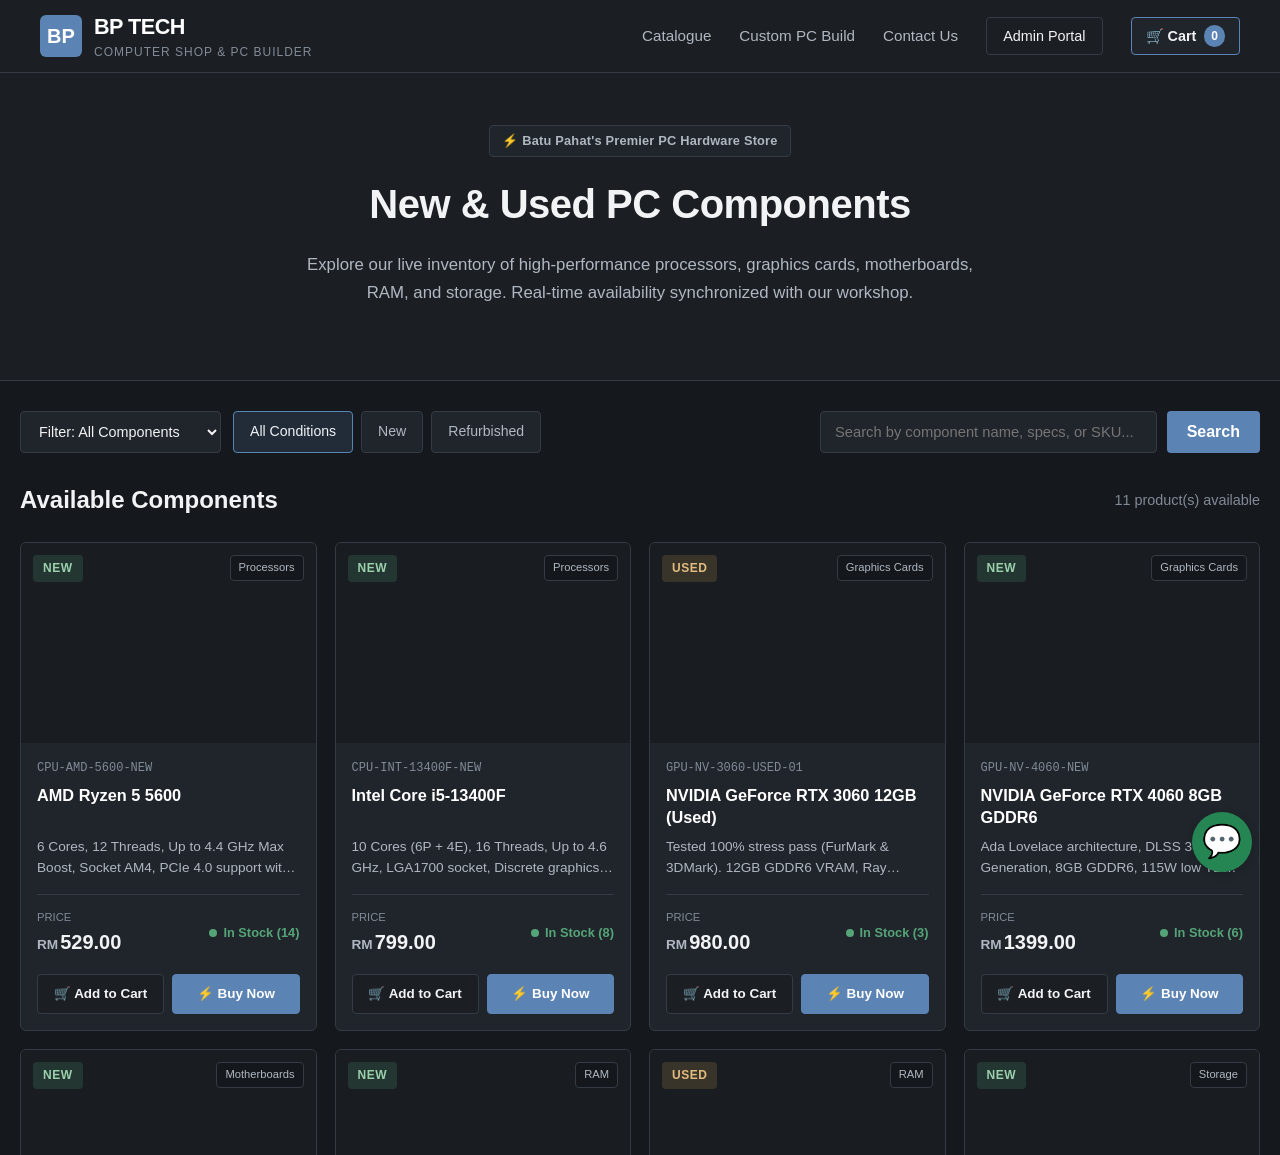
<file: index.html>
<!DOCTYPE html>
<html lang="en">
<head>
    <meta charset="UTF-8">
    <meta http-equiv="refresh" content="0; url=frontend/index.html">
    <title>BP Tech Inventory Management System</title>
</head>
<body style="font-family: sans-serif; background: #0a0f1d; color: #fff; display: flex; align-items: center; justify-content: center; height: 100vh; margin: 0;">
    <div style="text-align: center;">
        <h2 style="color: #06b6d4;">Redirecting to BP Tech Product Catalogue...</h2>
        <p>If you are not redirected automatically, <a href="frontend/index.html" style="color: #3b82f6;">click here to enter the store</a>.</p>
    </div>
</body>
</html>
</file>
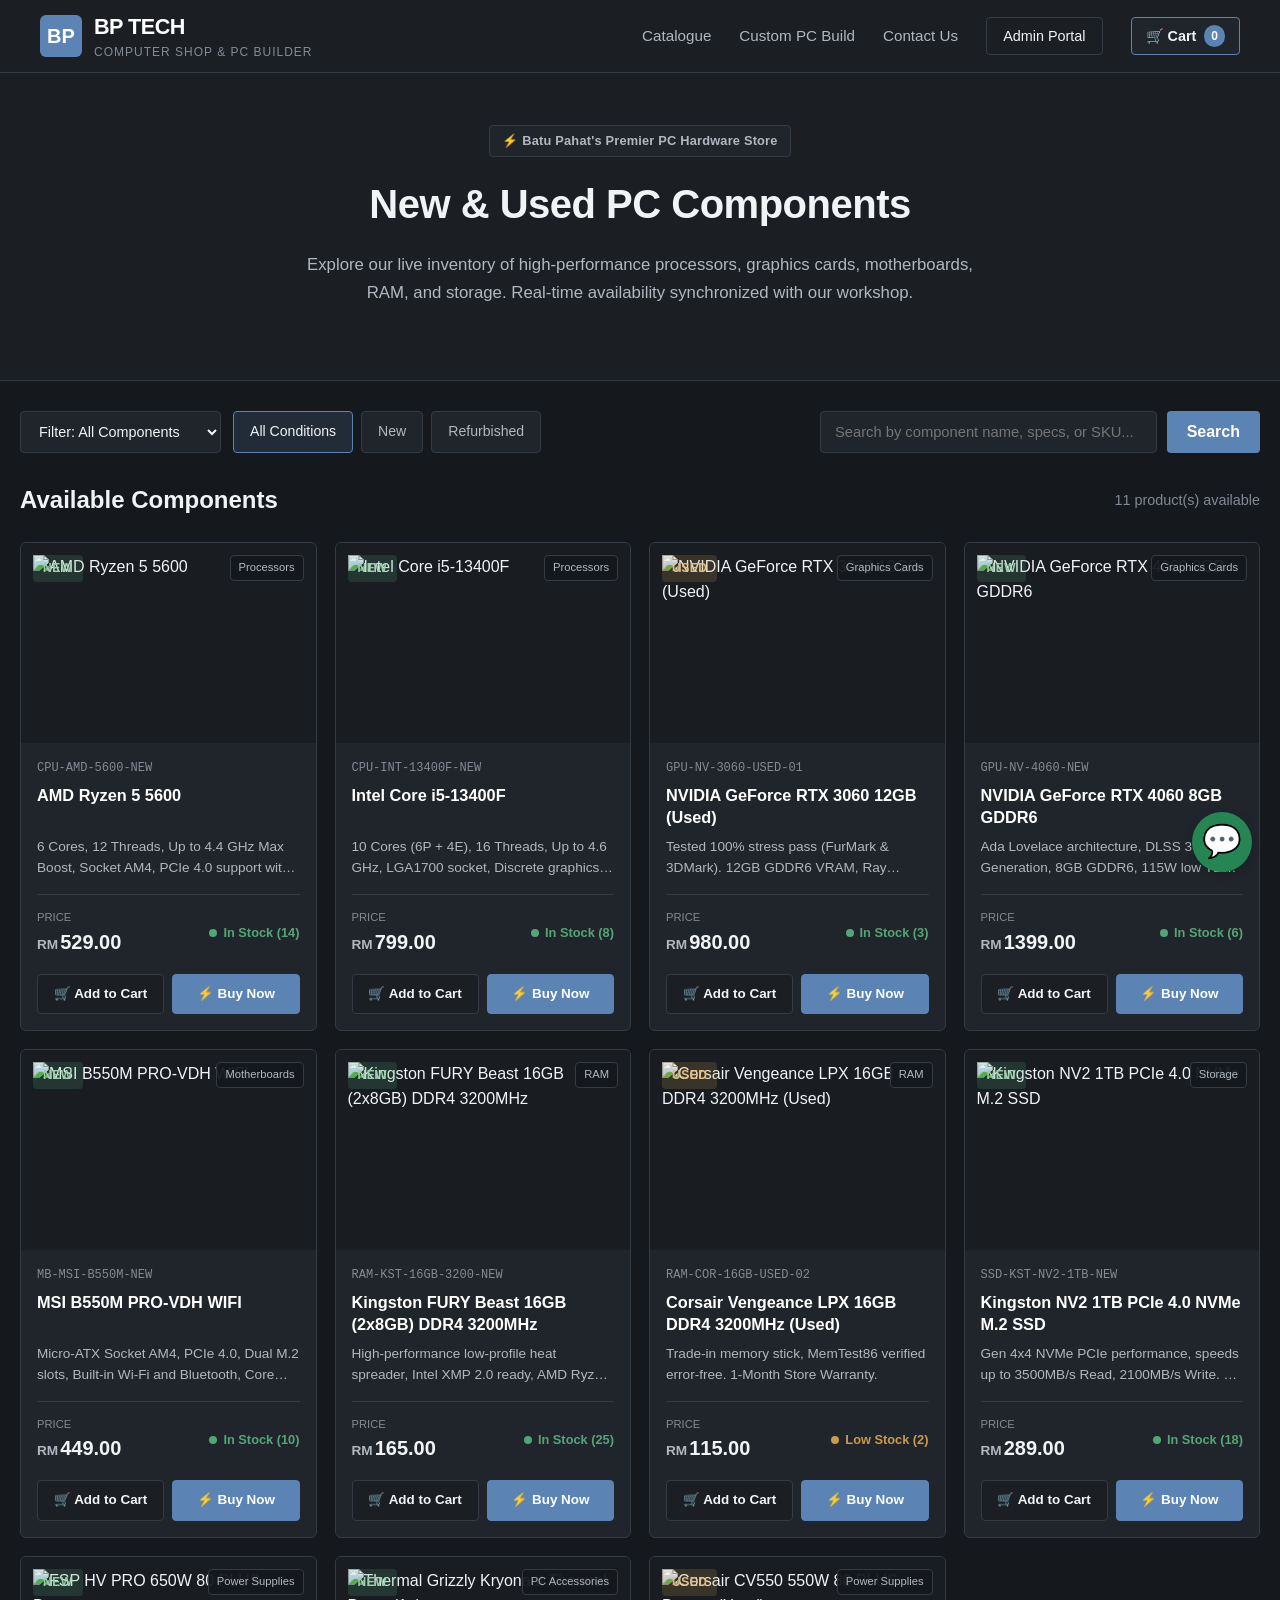
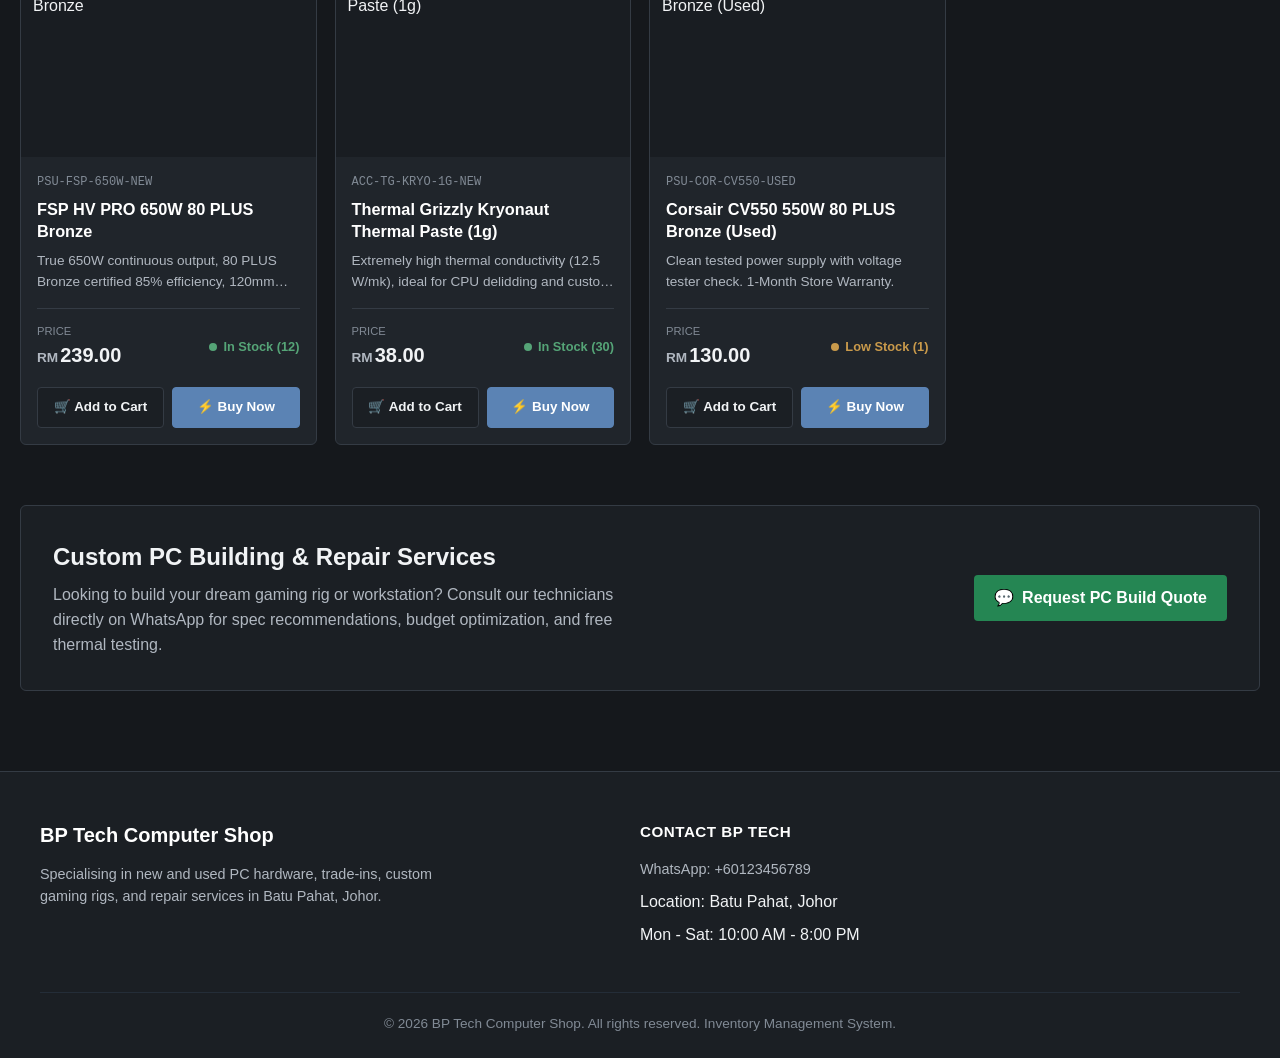
<file: frontend/index.html>
<!DOCTYPE html>
<html lang="en">

<head>
    <meta charset="UTF-8">
    <meta name="viewport" content="width=device-width, initial-scale=1.0">
    <title>BP Tech | PC Components & Custom PC Catalogue</title>
    <link rel="stylesheet" href="css/styles.css">
    <link rel="stylesheet" href="css/responsive.css">
</head>

<body>
    <!-- Top Navigation Header -->
    <header class="header">
        <div class="container nav-container">
            <a href="index.html" class="brand">
                <div class="brand-logo">BP</div>
                <div class="brand-text">
                    <h1>BP TECH</h1>
                    <span>Computer Shop & PC Builder</span>
                </div>
            </a>
            <nav>
                <ul class="nav-links">
                    <li><a href="#catalogue" class="nav-link">Catalogue</a></li>
                    <li><a href="#custom-pc" class="nav-link">Custom PC Build</a></li>
                    <li><a href="#contact" class="nav-link">Contact Us</a></li>
                    <li><a href="admin-login.html" class="btn-admin">Admin Portal</a></li>
                    <li>
                        <button type="button" class="btn-cart-nav" id="cartNavBtn" onclick="toggleCartDrawer()">
                            🛒 Cart <span class="cart-badge" id="cartCountBadge">0</span>
                        </button>
                    </li>
                </ul>
            </nav>
        </div>
    </header>

    <!-- Hero Section -->
    <section class="hero">
        <div class="container">
            <span class="hero-badge">⚡ Batu Pahat's Premier PC Hardware Store</span>
            <h2 class="hero-title">New & Used PC Components</h2>
            <p class="hero-subtitle">
                Explore our live inventory of high-performance processors, graphics cards, motherboards, RAM, and
                storage. Real-time availability synchronized with our workshop.
            </p>
        </div>
    </section>

    <!-- Main Content / Controls Section -->
    <main class="container controls-section" id="catalogue">
        
        <!-- Unified Single-Line Toolbar: Left (Filter + Conditions) | Right (Search) -->
        <div class="controls-toolbar">
            <!-- Left Side: Component Dropdown + Condition Toggles -->
            <div class="filters-left">
                <div class="component-dropdown-wrap">
                    <select id="componentDropdown" class="form-select custom-dropdown">
                        <option value="">Filter: All Components</option>
                        <option value="CPU">CPU (Processor)</option>
                        <option value="GPU">GPU (Graphics Card)</option>
                        <option value="MOBO">MOBO (Motherboard)</option>
                        <option value="RAM">RAM (Memory)</option>
                        <option value="SSD">SSD (Solid State Drive)</option>
                        <option value="HDD">HDD (Hard Disk Drive)</option>
                        <option value="PSU">PSU (Power Supply)</option>
                        <option value="PC CASE">PC Case</option>
                        <option value="CPU COOLER">CPU Cooler</option>
                        <option value="CASING FAN">Casing Fan</option>
                        <option value="MONITOR">Monitor</option>
                        <option value="KEYBOARD">Keyboard</option>
                        <option value="MOUSE">Mouse</option>
                        <option value="HEADSET">Headset</option>
                        <option value="SPEAKER">Speaker</option>
                        <option value="CONTROLLER">Controller</option>
                    </select>
                </div>

                <div class="condition-toggles" id="conditionToggles">
                    <button class="condition-btn active" data-condition="">All Conditions</button>
                    <button class="condition-btn" data-condition="New">New</button>
                    <button class="condition-btn" data-condition="Used">Refurbished</button>
                </div>
            </div>

            <!-- Right Side: Search Input & Button -->
            <div class="search-bar-wrap">
                <input type="text" id="searchInput" class="search-input"
                    placeholder="Search by component name, specs, or SKU...">
                <button id="searchBtn" class="btn-search">Search</button>
            </div>
        </div>

        <!-- Catalogue Grid Header -->
        <div class="catalogue-header">
            <h3 class="catalogue-title" id="catalogueHeading">Available Components</h3>
            <span class="catalogue-count" id="productCount">Loading products...</span>
        </div>

        <!-- Product Cards Grid (THIS WAS MISSING!) -->
        <div class="products-grid" id="productsGrid">
            <!-- Dynamic Product Cards injected by js/catalogue.js -->
        </div>

        <!-- Custom PC Build Section -->
        <section class="custom-pc-section" id="custom-pc">
            <div class="custom-pc-content">
                <h3>Custom PC Building & Repair Services</h3>
                <p>
                    Looking to build your dream gaming rig or workstation? Consult our technicians directly on WhatsApp
                    for spec recommendations, budget optimization, and free thermal testing.
                </p>
            </div>
            <a href="https://wa.me/60123456789?text=Hi%20BP%20Tech,%20I%20want%20to%20request%20a%20quote%20for%20a%20Custom%20PC%20build"
                target="_blank" class="btn-whatsapp-hero">
                <span>💬</span> Request PC Build Quote
            </a>
        </section>
    </main>

    <!-- Floating WhatsApp Action Button -->
    <a href="https://wa.me/60123456789?text=Hi%20BP%20Tech,%20I%20am%20browsing%20your%20catalogue%20and%20have%20an%20enquiry"
        target="_blank" class="whatsapp-fab" id="floatingWhatsapp" title="Chat with BP Tech on WhatsApp">
        <span>💬</span>
    </a>

    <!-- Footer -->
    <footer class="footer" id="contact">
        <div class="container">
            <div class="footer-grid">
                <div class="footer-brand">
                    <h4>BP Tech Computer Shop</h4>
                    <p>
                        Specialising in new and used PC hardware, trade-ins, custom gaming rigs, and repair services in
                        Batu Pahat, Johor.
                    </p>
                </div>
                <div class="footer-links">
                    <h5>Contact BP Tech</h5>
                    <ul>
                        <li><a href="https://wa.me/60123456789" target="_blank" id="footerWhatsappLink">WhatsApp:
                                +601-2345-6789</a></li>
                        <li><span>Location: Batu Pahat, Johor</span></li>
                        <li><span>Mon - Sat: 10:00 AM - 8:00 PM</span></li>
                    </ul>
                </div>
            </div>
            <div class="footer-bottom">
                <p>&copy; 2026 BP Tech Computer Shop. All rights reserved. Inventory Management System.</p>
            </div>
        </div>
    </footer>

    <!-- Slide-Out Shopping Cart Drawer -->
    <div class="cart-overlay" id="cartOverlay" onclick="toggleCartDrawer()"></div>
    <aside class="cart-drawer" id="cartDrawer">
        <div class="cart-drawer-header">
            <h4>🛒 Your PC Hardware Cart</h4>
            <button type="button" class="cart-close-btn" onclick="toggleCartDrawer()">✕</button>
        </div>
        <div class="cart-drawer-body" id="cartItemsContainer">
            <!-- Cart items rendered dynamically by js/cart.js -->
        </div>
        <div class="cart-drawer-footer">
            <div class="cart-total-row">
                <span>Total Estimate:</span>
                <strong id="cartTotalPrice">RM 0.00</strong>
            </div>
            <div class="cart-actions">
                <button type="button" class="btn-clear-cart" onclick="clearCart()">Clear</button>
                <button type="button" class="btn-checkout-wa" onclick="checkoutCartWhatsApp()">
                    <span>💬</span> Buy / Checkout via WhatsApp
                </button>
            </div>
        </div>
    </aside>

    <!-- Scripts: [MEMBER 3: JavaScript and Frontend Integration Developer] -->
    <script src="js/config.js"></script>
    <script src="js/api.js"></script>
    <script src="js/whatsapp.js"></script>
    <script src="js/catalogue.js"></script>
    <script src="js/cart.js"></script>
</body>

</html>
</file>
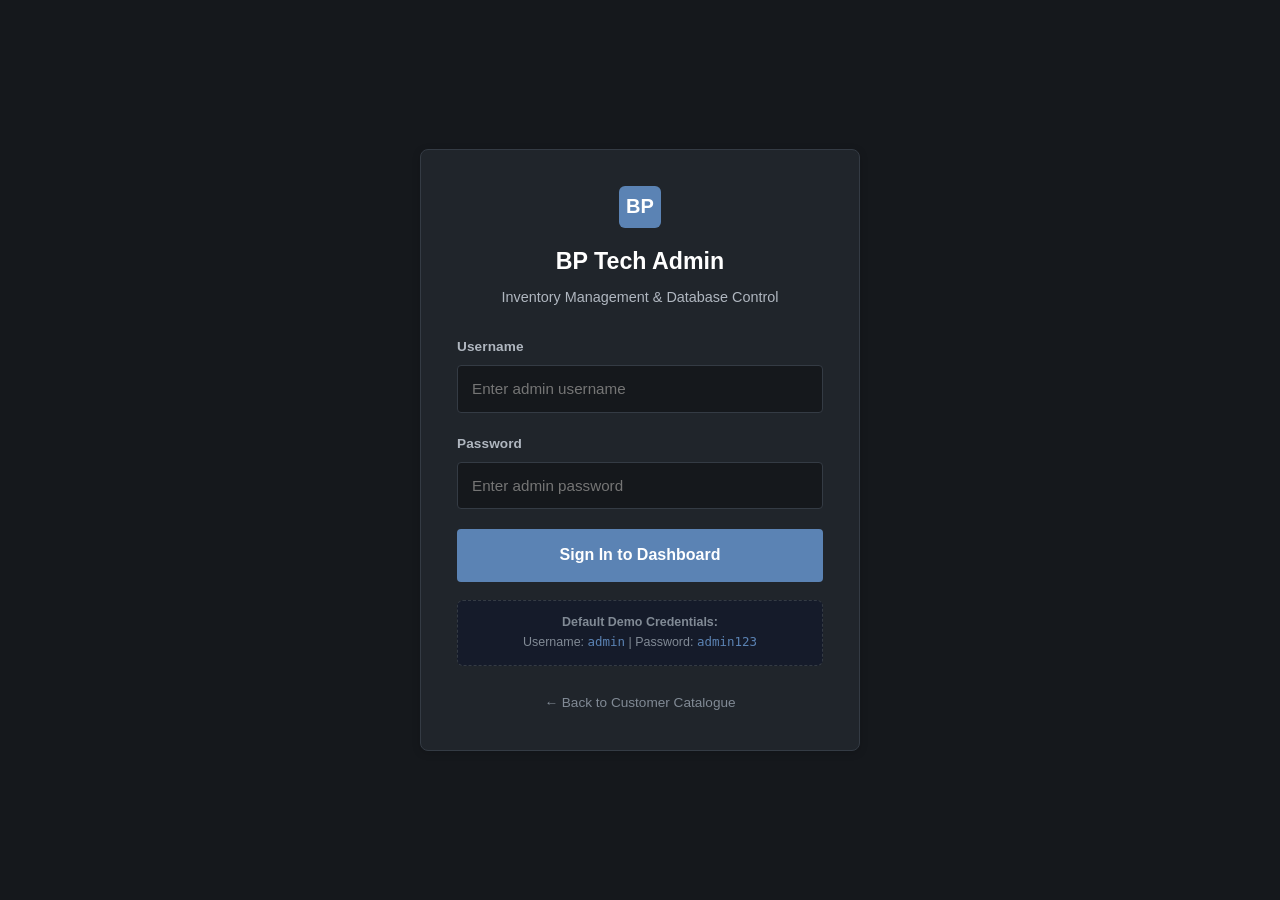
<file: frontend/admin-dashboard.html>
<!DOCTYPE html>
<html lang="en">
<head>
    <meta charset="UTF-8">
    <meta name="viewport" content="width=device-width, initial-scale=1.0">
    <title>BP Tech | Administrator Dashboard</title>
    <link rel="stylesheet" href="css/styles.css">
    <link rel="stylesheet" href="css/admin.css">
    <link rel="stylesheet" href="css/responsive.css">
</head>
<body>
    <!-- Admin Topbar -->
    <header class="admin-navbar">
        <div class="admin-nav-title">
            <div class="brand-logo" style="width: 32px; height: 32px; font-size: 0.95rem;">BP</div>
            <span>BP Tech Inventory Control</span>
            <span class="admin-nav-badge">Admin Mode</span>
        </div>
        <div class="admin-user-controls">
            <a href="index.html" class="nav-link" target="_blank">View Live Store ↗</a>
            <span style="color: var(--text-muted); font-size: 0.85rem;" id="adminUserGreeting">Logged in as: admin</span>
            <button id="logoutBtn" class="btn-logout">Sign Out</button>
        </div>
    </header>

    <!-- Main Container -->
    <main class="admin-container">
        <!-- Toast Notification Alert -->
        <div id="toastAlert" class="alert-toast"></div>

        <!-- Offline Demo Mode Banner -->
        <div id="demoModeBanner" style="display: none; background: rgba(6, 182, 212, 0.12); border: 1px solid var(--accent-cyan); border-radius: 8px; padding: 12px 18px; margin-bottom: 24px; color: var(--text-primary); font-size: 0.9rem; justify-content: space-between; align-items: center;">
            <div>
                ⚡ <strong>Offline Demo Mode Active:</strong> Operating purely in-browser without Python or PostgreSQL. Changes are saved to your browser's local storage.
            </div>
            <span style="background: var(--accent-cyan); color: #000; font-weight: 700; font-size: 0.75rem; padding: 2px 8px; border-radius: 4px; text-transform: uppercase;">Zero-Install Mode</span>
        </div>

        <!-- Metric Stat Cards -->
        <div class="stats-grid">
            <div class="stat-card">
                <span class="stat-title">Total Products</span>
                <span class="stat-number" id="statTotalProducts">0</span>
            </div>
            <div class="stat-card">
                <span class="stat-title">Units in Stock</span>
                <span class="stat-number" id="statTotalStock">0</span>
            </div>
            <div class="stat-card alert-card">
                <span class="stat-title">⚠️ Low Stock Alerts</span>
                <span class="stat-number" id="statLowStock">0</span>
            </div>
            <div class="stat-card">
                <span class="stat-title">Stock Movements Logged</span>
                <span class="stat-number" id="statMovements">0</span>
            </div>
        </div>

        <!-- Tabs Navigation -->
        <div class="tabs-header">
            <button class="tab-btn active" data-tab="tab-inventory">Inventory Management</button>
            <button class="tab-btn" data-tab="tab-movements">Stock Movement Audit Trail</button>
            <button class="tab-btn" data-tab="tab-lowstock">Low Stock Alerts</button>
        </div>

        <!-- TAB 1: Inventory Management -->
        <div id="tab-inventory" class="tab-pane active">
            <div class="table-card">
                <div class="table-toolbar">
                    <input type="text" id="adminSearchInput" class="table-search" placeholder="Search product or SKU...">
                    <button id="openAddProductModalBtn" class="btn-primary" style="padding: 9px 20px;">+ Add New Product</button>
                </div>
                <table class="data-table">
                    <thead>
                        <tr>
                            <th>SKU</th>
                            <th>Product Name</th>
                            <th>Category</th>
                            <th>Condition</th>
                            <th>Price (RM)</th>
                            <th>Stock Qty</th>
                            <th>Status</th>
                            <th>Actions</th>
                        </tr>
                    </thead>
                    <tbody id="inventoryTableBody">
                        <tr><td colspan="8" style="text-align: center; color: var(--text-muted);">Loading inventory records...</td></tr>
                    </tbody>
                </table>
            </div>
        </div>

        <!-- TAB 2: Stock Movement Audit Trail -->
        <div id="tab-movements" class="tab-pane" style="display: none;">
            <div class="table-card">
                <div class="table-toolbar">
                    <h4 style="color: #fff;">Historical Stock Movement Logs</h4>
                </div>
                <table class="data-table">
                    <thead>
                        <tr>
                            <th>Log ID</th>
                            <th>Date & Time</th>
                            <th>Product Name</th>
                            <th>Type</th>
                            <th>Quantity</th>
                            <th>Remarks</th>
                        </tr>
                    </thead>
                    <tbody id="movementsTableBody">
                        <tr><td colspan="6" style="text-align: center; color: var(--text-muted);">Loading transaction logs...</td></tr>
                    </tbody>
                </table>
            </div>
        </div>

        <!-- TAB 3: Low Stock Alerts -->
        <div id="tab-lowstock" class="tab-pane" style="display: none;">
            <div class="table-card">
                <div class="table-toolbar">
                    <h4 style="color: var(--accent-amber);">⚠️ Critical Low-Stock Items (At or below Reorder Threshold)</h4>
                </div>
                <table class="data-table">
                    <thead>
                        <tr>
                            <th>SKU</th>
                            <th>Product Name</th>
                            <th>Current Stock</th>
                            <th>Reorder Level</th>
                            <th>Supplier</th>
                            <th>Action</th>
                        </tr>
                    </thead>
                    <tbody id="lowStockTableBody">
                        <tr><td colspan="6" style="text-align: center; color: var(--text-muted);">Scanning stock levels...</td></tr>
                    </tbody>
                </table>
            </div>
        </div>
    </main>

    <!-- MODAL: Add / Edit Product -->
    <div id="productModal" class="modal-overlay">
        <div class="modal-box">
            <div class="modal-header">
                <h3 id="productModalTitle">Add New Product</h3>
                <button type="button" class="btn-close-modal" id="closeProductModalBtn">&times;</button>
            </div>
            <form id="productForm">
                <input type="hidden" id="editProductId">

                <div class="form-row">
                    <div class="form-group">
                        <label class="form-label">Product Name *</label>
                        <input type="text" id="prodName" class="form-control" required placeholder="e.g. AMD Ryzen 7 7800X3D">
                    </div>
                    <div class="form-group">
                        <label class="form-label">SKU (Unique Identifier) *</label>
                        <input type="text" id="prodSku" class="form-control" required placeholder="e.g. CPU-AMD-7800X3D">
                    </div>
                </div>

                <div class="form-row">
                    <div class="form-group">
                        <label class="form-label">Category *</label>
                        <select id="prodCategory" class="form-control" required></select>
                    </div>
                    <div class="form-group">
                        <label class="form-label">Supplier</label>
                        <select id="prodSupplier" class="form-control"></select>
                    </div>
                </div>

                <div class="form-row">
                    <div class="form-group">
                        <label class="form-label">Condition *</label>
                        <select id="prodCondition" class="form-control" required>
                            <option value="New">New</option>
                            <option value="Used">Used</option>
                        </select>
                    </div>
                    <div class="form-group">
                        <label class="form-label">Selling Price (RM) *</label>
                        <input type="number" step="0.01" min="0" id="prodPrice" class="form-control" required placeholder="0.00">
                    </div>
                </div>

                <div class="form-row" id="initialStockGroup">
                    <div class="form-group">
                        <label class="form-label">Initial Stock Quantity</label>
                        <input type="number" min="0" id="prodInitialStock" class="form-control" value="0">
                    </div>
                    <div class="form-group">
                        <label class="form-label">Reorder Level Threshold</label>
                        <input type="number" min="0" id="prodReorderLevel" class="form-control" value="5">
                    </div>
                </div>

                <div class="form-group">
                    <label class="form-label">Image URL</label>
                    <input type="url" id="prodImageUrl" class="form-control" placeholder="https://example.com/image.jpg">
                </div>

                <div class="form-group">
                    <label class="form-label">Description & Technical Specifications</label>
                    <textarea id="prodDesc" rows="3" class="form-control" placeholder="Cores, clock speed, socket, warranty terms..."></textarea>
                </div>

                <div style="display: flex; justify-content: flex-end; gap: 12px; margin-top: 20px;">
                    <button type="button" class="btn-logout" id="cancelProductBtn" style="color: var(--text-secondary); border-color: var(--border-color); background: transparent;">Cancel</button>
                    <button type="submit" class="btn-primary">Save Product Listing</button>
                </div>
            </form>
        </div>
    </div>

    <!-- MODAL: Record Stock Movement -->
    <div id="stockMovementModal" class="modal-overlay">
        <div class="modal-box" style="max-width: 480px;">
            <div class="modal-header">
                <h3>Record Stock Movement</h3>
                <button type="button" class="btn-close-modal" id="closeMovementModalBtn">&times;</button>
            </div>
            <form id="movementForm">
                <input type="hidden" id="moveProductId">

                <div class="form-group">
                    <label class="form-label">Target Product</label>
                    <input type="text" id="moveProductName" class="form-control" readonly style="background: rgba(15,23,42,0.5); color: var(--accent-cyan); font-weight: 600;">
                </div>

                <div class="form-group">
                    <label class="form-label">Movement Type *</label>
                    <select id="moveType" class="form-control" required>
                        <option value="IN">IN (Stock Received / Supplier Delivery / Trade-In)</option>
                        <option value="OUT">OUT (Customer Purchase / Sold / Damaged)</option>
                        <option value="ADJUSTMENT">ADJUSTMENT (Physical Stock Count Correction)</option>
                    </select>
                </div>

                <div class="form-group">
                    <label class="form-label">Quantity *</label>
                    <input type="number" min="1" id="moveQuantity" class="form-control" required placeholder="e.g. 5">
                </div>

                <div class="form-group">
                    <label class="form-label">Audit Remarks / Reason</label>
                    <input type="text" id="moveRemarks" class="form-control" placeholder="e.g. Received shipment from Ban Leong, order #104">
                </div>

                <div style="display: flex; justify-content: flex-end; gap: 12px; margin-top: 20px;">
                    <button type="button" class="btn-logout" id="cancelMovementBtn" style="color: var(--text-secondary); border-color: var(--border-color); background: transparent;">Cancel</button>
                    <button type="submit" class="btn-primary">Confirm Transaction</button>
                </div>
            </form>
        </div>
    </div>

    <!-- Scripts: [MEMBER 3: JavaScript and Frontend Integration Developer] -->
    <script src="js/config.js"></script>
    <script src="js/api.js"></script>
    <script src="js/auth.js"></script>
    <script src="js/admin.js"></script>
</body>
</html>
</file>
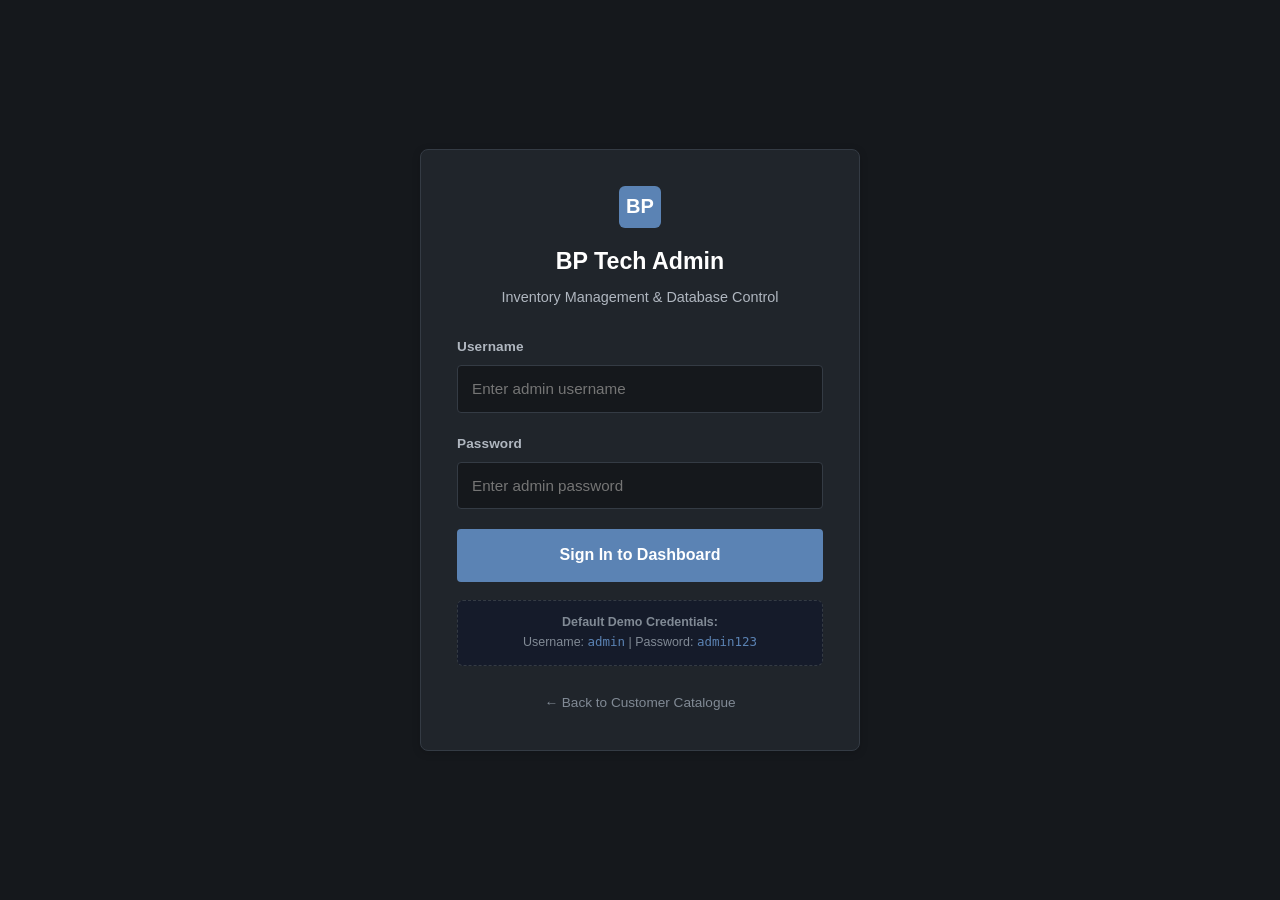
<file: frontend/admin-login.html>
<!DOCTYPE html>
<html lang="en">
<head>
    <meta charset="UTF-8">
    <meta name="viewport" content="width=device-width, initial-scale=1.0">
    <title>BP Tech | Administrator Login</title>
    <link rel="stylesheet" href="css/styles.css">
    <link rel="stylesheet" href="css/admin.css">
    <link rel="stylesheet" href="css/responsive.css">
</head>
<body class="login-body">
    <div class="login-card">
        <div class="login-header">
            <div class="brand-logo" style="margin: 0 auto 16px;">BP</div>
            <h2>BP Tech Admin</h2>
            <p>Inventory Management & Database Control</p>
        </div>

        <div id="loginAlert" style="display: none; padding: 10px 14px; background: rgba(239, 68, 68, 0.2); border: 1px solid #ef4444; border-radius: 6px; color: #fca5a5; font-size: 0.85rem; margin-bottom: 18px;"></div>

        <form id="loginForm">
            <div class="form-group">
                <label for="username" class="form-label">Username</label>
                <input type="text" id="username" class="form-control" placeholder="Enter admin username" required autocomplete="username">
            </div>

            <div class="form-group">
                <label for="password" class="form-label">Password</label>
                <input type="password" id="password" class="form-control" placeholder="Enter admin password" required autocomplete="current-password">
            </div>

            <button type="submit" id="loginBtn" class="btn-primary btn-block">
                Sign In to Dashboard
            </button>
        </form>

        <div style="margin-top: 18px; padding: 12px; background: rgba(15, 23, 42, 0.6); border-radius: 6px; border: 1px dashed var(--border-color); font-size: 0.78rem; color: var(--text-muted); text-align: center;">
            <strong>Default Demo Credentials:</strong><br>
            Username: <code style="color: var(--accent-cyan);">admin</code> | Password: <code style="color: var(--accent-cyan);">admin123</code>
        </div>

        <div class="login-footer">
            <a href="index.html">← Back to Customer Catalogue</a>
        </div>
    </div>

    <!-- Scripts: [MEMBER 3: JavaScript and Frontend Integration Developer] -->
    <script src="js/config.js"></script>
    <script src="js/api.js"></script>
    <script src="js/auth.js"></script>
</body>
</html>
</file>
<file: frontend/css/styles.css>
/* ====================================================================
   BP TECH INVENTORY MANAGEMENT SYSTEM & CATALOGUE
   [MEMBER 2: Frontend Developer]
   Main Customer Catalogue Stylesheet
   Theme: Professional Graphite & Blue Accent
   ==================================================================== */

:root {
    --bg-primary: #15181c;
    --bg-secondary: #1b1f24;
    --bg-card: #20252b;
    --bg-card-hover: #252b32;
    --border-color: #343b44;
    --text-primary: #f1f3f5;
    --text-secondary: #b0b7c0;
    --text-muted: #818a95;
    --accent-blue: #5b83b4;
    --accent-blue-hover: #6b93c4;
    --accent-cyan: var(--accent-blue);
    --accent-green: #55a477;
    --accent-amber: #c99a4b;
    --accent-red: #c96f70;
    --whatsapp-green: #258653;
    --whatsapp-dark: #1d7045;
    --font-main: "Segoe UI", -apple-system, BlinkMacSystemFont, Roboto, Oxygen, Ubuntu, Cantarell, sans-serif;
    --radius-sm: 4px;
    --radius-md: 6px;
    --radius-lg: 8px;
    --shadow-card: 0 2px 8px rgba(0, 0, 0, 0.16);
    --transition: color 0.16s ease, background-color 0.16s ease, border-color 0.16s ease, box-shadow 0.16s ease;
}

* {
    margin: 0;
    padding: 0;
    box-sizing: border-box;
}

html {
    scroll-behavior: smooth;
    scroll-padding-top: 88px;
}

body {
    font-family: var(--font-main);
    background-color: var(--bg-primary);
    color: var(--text-primary);
    color-scheme: dark;
    line-height: 1.55;
    min-height: 100vh;
    display: flex;
    flex-direction: column;
}

button,
input,
select,
textarea {
    font: inherit;
}

button,
a,
input,
select,
textarea {
    -webkit-tap-highlight-color: transparent;
}

:focus-visible {
    outline: 2px solid var(--accent-blue-hover);
    outline-offset: 2px;
}

/* Container */
.container {
    width: 100%;
    max-width: 1240px;
    margin: 0 auto;
    padding: 0 20px;
}

/* Header & Navigation */
.header {
    background: var(--bg-secondary);
    border-bottom: 1px solid var(--border-color);
    position: sticky;
    top: 0;
    z-index: 100;
}

.nav-container {
    display: flex;
    justify-content: space-between;
    align-items: center;
    height: 72px;
}

.brand {
    display: flex;
    align-items: center;
    gap: 12px;
    text-decoration: none;
}

.brand-logo {
    width: 42px;
    height: 42px;
    background: var(--accent-blue);
    border-radius: var(--radius-md);
    display: flex;
    align-items: center;
    justify-content: center;
    font-weight: 800;
    font-size: 1.25rem;
    color: #fff;
}

.brand-text h1 {
    font-size: 1.35rem;
    font-weight: 700;
    color: #ffffff;
    letter-spacing: -0.5px;
}

.brand-text span {
    font-size: 0.75rem;
    color: var(--text-muted);
    text-transform: uppercase;
    letter-spacing: 1px;
    display: block;
}

.nav-links {
    display: flex;
    align-items: center;
    gap: 28px;
    list-style: none;
}

.nav-link {
    color: var(--text-secondary);
    text-decoration: none;
    font-size: 0.95rem;
    font-weight: 500;
    transition: var(--transition);
}

.nav-link:hover,
.nav-link.active {
    color: var(--text-primary);
}

.btn-admin {
    background: transparent;
    border: 1px solid var(--border-color);
    color: var(--text-primary);
    padding: 8px 16px;
    border-radius: var(--radius-sm);
    text-decoration: none;
    font-size: 0.9rem;
    font-weight: 500;
    display: inline-flex;
    align-items: center;
    height: 38px;
    transition: var(--transition);
}

.btn-admin:hover {
    background: var(--bg-card);
    border-color: var(--accent-blue);
    color: var(--text-primary);
}

/* Hero Section */
.hero {
    background: var(--bg-secondary);
    padding: 52px 0 44px;
    text-align: center;
    border-bottom: 1px solid var(--border-color);
}

.hero-badge {
    display: inline-block;
    background: var(--bg-card);
    border: 1px solid var(--border-color);
    color: var(--text-secondary);
    padding: 5px 12px;
    border-radius: var(--radius-sm);
    font-size: 0.8rem;
    font-weight: 600;
    margin-bottom: 16px;
    letter-spacing: 0.2px;
}

.hero-title {
    font-size: 2.5rem;
    font-weight: 700;
    letter-spacing: -0.5px;
    margin-bottom: 16px;
    color: var(--text-primary);
}

.hero-subtitle {
    color: var(--text-secondary);
    font-size: 1.05rem;
    line-height: 1.65;
    max-width: 680px;
    margin: 0 auto 30px;
}

.hero-actions {
    display: flex;
    justify-content: center;
    gap: 16px;
}

.btn-primary {
    background: var(--accent-blue);
    color: #fff;
    padding: 11px 22px;
    min-height: 42px;
    border-radius: var(--radius-sm);
    text-decoration: none;
    font-weight: 600;
    border: none;
    cursor: pointer;
    transition: var(--transition);
}

.btn-primary:hover {
    background: var(--accent-blue-hover);
}

.btn-whatsapp-hero {
    background: var(--whatsapp-green);
    color: #ffffff;
    padding: 11px 20px;
    min-height: 42px;
    border-radius: var(--radius-sm);
    text-decoration: none;
    font-weight: 600;
    display: inline-flex;
    align-items: center;
    gap: 8px;
    transition: var(--transition);
}

.btn-whatsapp-hero:hover {
    background: var(--whatsapp-dark);
}

/* Search and Filters Section */
.controls-section {
    padding: 30px 0 20px;
}

.controls-toolbar {
    display: flex;
    justify-content: space-between;
    align-items: center;
    gap: 16px;
    margin-bottom: 28px;
    flex-wrap: wrap;
}

.filters-left {
    display: flex;
    align-items: center;
    gap: 12px;
    flex-wrap: wrap;
}

/* --- Custom Component Dropdown Styling --- */
.component-dropdown-wrap {
    min-width: 200px;
    display: flex;
    margin-bottom: 0;
}

.custom-dropdown {
    width: 100%;
    height: 42px;
    padding: 0 14px;
    font-size: 0.9rem;
    border: 1px solid var(--border-color);
    border-radius: var(--radius-sm);
    background-color: var(--bg-card);
    color: var(--text-primary);
    font-weight: 500;
    cursor: pointer;
    transition: var(--transition);
}

.custom-dropdown:focus {
    border-color: var(--accent-blue);
    outline: none;
}

/* Condition Toggle (All / New / Used) */
.condition-toggles {
    display: flex;
    align-items: center;
    gap: 8px;
    margin-bottom: 0;
}

.condition-btn {
    background: var(--bg-card);
    border: 1px solid var(--border-color);
    color: var(--text-secondary);
    height: 42px;
    padding: 0 16px;
    border-radius: var(--radius-sm);
    font-size: 0.88rem;
    font-weight: 500;
    cursor: pointer;
    transition: var(--transition);
    white-space: nowrap;
}

.condition-btn.active {
    background: rgba(91, 131, 180, 0.18);
    border-color: var(--accent-blue);
    color: var(--text-primary);
}

/* Search Bar (Right Aligned) */
.search-bar-wrap {
    display: flex;
    gap: 10px;
    flex: 1;
    max-width: 440px;
    margin: 0 0 0 auto;
}

.search-input {
    flex: 1;
    height: 42px;
    background: var(--bg-card);
    border: 1px solid var(--border-color);
    padding: 0 14px;
    border-radius: var(--radius-sm);
    color: var(--text-primary);
    font-size: 0.92rem;
    outline: none;
    transition: var(--transition);
}

.search-input:focus {
    border-color: var(--accent-blue);
}

.btn-search {
    background: var(--accent-blue);
    border: none;
    color: #fff;
    padding: 0 20px;
    height: 42px;
    border-radius: var(--radius-sm);
    font-weight: 600;
    cursor: pointer;
    transition: var(--transition);
}

.btn-search:hover {
    background: var(--accent-blue-hover);
}

/* Catalogue Grid */
.catalogue-header {
    display: flex;
    justify-content: space-between;
    align-items: center;
    margin-bottom: 24px;
}

.catalogue-title {
    font-size: 1.5rem;
    font-weight: 650;
}

.catalogue-count {
    color: var(--text-muted);
    font-size: 0.9rem;
}

.products-grid {
    display: grid;
    grid-template-columns: repeat(auto-fill, minmax(280px, 1fr));
    gap: 18px;
    margin-bottom: 60px;
}

/* Product Card */
.product-card {
    background: var(--bg-card);
    border: 1px solid var(--border-color);
    border-radius: var(--radius-md);
    overflow: hidden;
    display: flex;
    flex-direction: column;
    box-shadow: none;
    transition: var(--transition);
    position: relative;
}

.product-card:hover {
    border-color: #4a5562;
    background: var(--bg-card-hover);
}

.product-thumb-wrap {
    position: relative;
    width: 100%;
    height: 200px;
    background: #191d22;
    overflow: hidden;
}

.product-thumb {
    width: 100%;
    height: 100%;
    object-fit: contain;
    padding: 12px;
}

/* Badges */
.badge-group {
    position: absolute;
    top: 12px;
    left: 12px;
    display: flex;
    gap: 6px;
}

.badge {
    padding: 4px 10px;
    border-radius: var(--radius-sm);
    font-size: 0.75rem;
    font-weight: 700;
    text-transform: uppercase;
    letter-spacing: 0.5px;
}

.badge-new {
    background: rgba(85, 164, 119, 0.18);
    color: #9bd0ad;
}

.badge-used {
    background: rgba(201, 154, 75, 0.18);
    color: #e2bd7f;
}

.badge-category {
    position: absolute;
    top: 12px;
    right: 12px;
    background: rgba(21, 24, 28, 0.94);
    border: 1px solid var(--border-color);
    color: var(--text-secondary);
    padding: 3px 8px;
    border-radius: 4px;
    font-size: 0.7rem;
}

.detail-info .badge-category {
    position: static;
    background: var(--bg-card);
    color: var(--text-secondary);
    font-size: 0.75rem;
}

.product-body {
    padding: 16px;
    display: flex;
    flex-direction: column;
    flex: 1;
}

.product-sku {
    font-size: 0.75rem;
    color: var(--text-muted);
    font-family: monospace;
    margin-bottom: 6px;
}

.product-name {
    font-size: 1.02rem;
    font-weight: 600;
    color: var(--text-primary);
    margin-bottom: 8px;
    line-height: 1.35;
    min-height: 44px;
}

.product-desc {
    font-size: 0.85rem;
    color: var(--text-secondary);
    margin-bottom: 16px;
    display: -webkit-box;
    line-clamp: 2;
    -webkit-line-clamp: 2;
    -webkit-box-orient: vertical;
    overflow: hidden;
    flex: 1;
}

.product-meta {
    display: flex;
    justify-content: space-between;
    align-items: center;
    padding-top: 14px;
    border-top: 1px solid var(--border-color);
    margin-bottom: 16px;
}

.price-box {
    display: flex;
    flex-direction: column;
}

.price-label {
    font-size: 0.7rem;
    color: var(--text-muted);
    text-transform: uppercase;
}

.price-value {
    font-size: 1.25rem;
    font-weight: 700;
    color: var(--text-primary);
}

.price-value span {
    font-size: 0.85rem;
    color: var(--text-secondary);
    margin-right: 2px;
}

/* Stock Status Indicators */
.stock-status {
    display: flex;
    align-items: center;
    gap: 6px;
    font-size: 0.8rem;
    font-weight: 600;
}

.stock-dot {
    width: 8px;
    height: 8px;
    border-radius: 50%;
}

.stock-in {
    color: var(--accent-green);
}

.stock-in .stock-dot {
    background: var(--accent-green);
}

.stock-low {
    color: var(--accent-amber);
}

.stock-low .stock-dot {
    background: var(--accent-amber);
}

.stock-out {
    color: var(--accent-red);
}

.stock-out .stock-dot {
    background: var(--accent-red);
}

/* WhatsApp Product Button */
.btn-whatsapp-product {
    background: var(--whatsapp-green);
    color: #ffffff;
    border: none;
    padding: 10px 16px;
    min-height: 40px;
    border-radius: var(--radius-sm);
    font-weight: 600;
    font-size: 0.9rem;
    display: flex;
    align-items: center;
    justify-content: center;
    gap: 8px;
    cursor: pointer;
    text-decoration: none;
    transition: var(--transition);
}

.btn-whatsapp-product:hover {
    background: var(--whatsapp-dark);
}

/* Custom PC Build Banner */
.custom-pc-section {
    background: var(--bg-secondary);
    border: 1px solid var(--border-color);
    border-radius: var(--radius-md);
    padding: 32px;
    margin-bottom: 60px;
    display: flex;
    justify-content: space-between;
    align-items: center;
    gap: 30px;
}

.custom-pc-content h3 {
    font-size: 1.5rem;
    font-weight: 650;
    margin-bottom: 8px;
}

.custom-pc-content p {
    color: var(--text-secondary);
    max-width: 600px;
}

/* WhatsApp Floating Action Button */
.whatsapp-fab {
    position: fixed;
    bottom: 28px;
    right: 28px;
    width: 60px;
    height: 60px;
    background: var(--whatsapp-green);
    border-radius: 50%;
    display: flex;
    align-items: center;
    justify-content: center;
    color: #ffffff;
    font-size: 32px;
    text-decoration: none;
    box-shadow: var(--shadow-card);
    z-index: 999;
    transition: var(--transition);
}

.whatsapp-fab:hover {
    background: var(--whatsapp-dark);
}

/* Footer */
.footer {
    background: var(--bg-secondary);
    border-top: 1px solid var(--border-color);
    padding: 48px 0 24px;
    margin-top: auto;
}

.footer-grid {
    display: grid;
    grid-template-columns: 2fr 1fr 1fr;
    gap: 40px;
    margin-bottom: 36px;
}

.footer-brand h4 {
    font-size: 1.25rem;
    margin-bottom: 12px;
    color: #ffffff;
}

.footer-brand p {
    color: var(--text-secondary);
    font-size: 0.9rem;
    max-width: 400px;
}

.footer-links h5 {
    font-size: 0.95rem;
    margin-bottom: 14px;
    color: #fff;
    text-transform: uppercase;
    letter-spacing: 0.5px;
}

.footer-links ul {
    list-style: none;
}

.footer-links li {
    margin-bottom: 8px;
}

.footer-links a {
    color: var(--text-secondary);
    text-decoration: none;
    font-size: 0.9rem;
    transition: var(--transition);
}

.footer-links a:hover {
    color: var(--accent-blue-hover);
}

.footer-bottom {
    text-align: center;
    border-top: 1px solid rgba(51, 65, 85, 0.4);
    padding-top: 20px;
    color: var(--text-muted);
    font-size: 0.85rem;
}

/* --- Top Navigation Cart Button --- */
.btn-cart-nav {
    background: var(--bg-card);
    border: 1px solid var(--accent-blue);
    color: var(--text-primary);
    padding: 7px 14px;
    border-radius: var(--radius-sm);
    font-size: 0.9rem;
    font-weight: 600;
    display: inline-flex;
    align-items: center;
    gap: 8px;
    cursor: pointer;
    transition: var(--transition);
}

.btn-cart-nav:hover {
    background: rgba(91, 131, 180, 0.2);
}

.cart-badge {
    background: var(--accent-blue);
    color: #fff;
    font-size: 0.75rem;
    font-weight: 700;
    padding: 2px 7px;
    border-radius: 999px;
}

/* --- Card Add to Cart & Buy Now Buttons --- */
.card-action-buttons {
    display: grid;
    grid-template-columns: 1fr 1fr;
    gap: 8px;
    margin-bottom: 0px;
}

.btn-add-cart,
.btn-buy-now {
    padding: 9px 10px;
    border-radius: var(--radius-sm);
    font-size: 0.84rem;
    font-weight: 600;
    cursor: pointer;
    transition: var(--transition);
    border: 1px solid var(--border-color);
}

.btn-add-cart {
    background: var(--bg-secondary);
    color: var(--text-primary);
}

.btn-add-cart:hover:not(:disabled) {
    border-color: var(--accent-blue);
    background: rgba(91, 131, 180, 0.16);
}

.btn-buy-now {
    background: var(--accent-blue);
    border-color: var(--accent-blue);
    color: #fff;
}

.btn-buy-now:hover:not(:disabled) {
    background: var(--accent-blue-hover);
}

.btn-add-cart:disabled,
.btn-buy-now:disabled {
    opacity: 0.45;
    cursor: not-allowed;
}

/* --- Slide-Out Cart Drawer --- */
.cart-overlay {
    position: fixed;
    inset: 0;
    background: rgba(0, 0, 0, 0.6);
    z-index: 1000;
    opacity: 0;
    pointer-events: none;
    transition: opacity 0.2s ease;
}

.cart-overlay.open {
    opacity: 1;
    pointer-events: auto;
}

.cart-drawer {
    position: fixed;
    top: 0;
    right: -400px;
    width: 100%;
    max-width: 380px;
    height: 100vh;
    background: var(--bg-secondary);
    border-left: 1px solid var(--border-color);
    z-index: 1001;
    display: flex;
    flex-direction: column;
    transition: right 0.25s ease;
}

.cart-drawer.open {
    right: 0;
}

.cart-drawer-header {
    padding: 18px 20px;
    border-bottom: 1px solid var(--border-color);
    display: flex;
    justify-content: space-between;
    align-items: center;
}

.cart-close-btn {
    background: transparent;
    border: none;
    color: var(--text-secondary);
    font-size: 1.2rem;
    cursor: pointer;
}

.cart-drawer-body {
    flex: 1;
    overflow-y: auto;
    padding: 16px 20px;
    display: flex;
    flex-direction: column;
    gap: 14px;
}

.cart-empty-msg {
    color: var(--text-muted);
    text-align: center;
    padding: 40px 10px;
    font-size: 0.9rem;
}

.cart-item {
    display: flex;
    gap: 12px;
    background: var(--bg-card);
    border: 1px solid var(--border-color);
    padding: 12px;
    border-radius: var(--radius-sm);
}

.cart-item-img {
    width: 60px;
    height: 60px;
    object-fit: contain;
    background: #191d22;
    border-radius: var(--radius-sm);
}

.cart-item-info {
    flex: 1;
}

.cart-item-title {
    font-size: 0.9rem;
    font-weight: 600;
    margin-bottom: 4px;
}

.cart-item-meta {
    font-size: 0.8rem;
    color: var(--text-secondary);
    margin-bottom: 8px;
}

.cart-qty-controls {
    display: flex;
    align-items: center;
    gap: 8px;
}

.cart-qty-controls button {
    background: var(--bg-secondary);
    border: 1px solid var(--border-color);
    color: var(--text-primary);
    width: 26px;
    height: 26px;
    border-radius: var(--radius-sm);
    cursor: pointer;
}

.cart-qty-controls .cart-remove-link {
    width: auto;
    padding: 0 8px;
    font-size: 0.75rem;
    color: var(--accent-red);
    margin-left: auto;
}

.cart-drawer-footer {
    padding: 18px 20px;
    border-top: 1px solid var(--border-color);
    background: var(--bg-card);
}

.cart-total-row {
    display: flex;
    justify-content: space-between;
    font-size: 1.05rem;
    margin-bottom: 14px;
}

.cart-actions {
    display: flex;
    gap: 10px;
}

.btn-clear-cart {
    background: transparent;
    border: 1px solid var(--border-color);
    color: var(--text-secondary);
    padding: 10px 14px;
    border-radius: var(--radius-sm);
    cursor: pointer;
}

.btn-checkout-wa {
    flex: 1;
    background: var(--whatsapp-green);
    border: none;
    color: #fff;
    padding: 10px 14px;
    border-radius: var(--radius-sm);
    font-weight: 600;
    cursor: pointer;
}
</file>
<file: frontend/css/responsive.css>
/* ====================================================================
   BP TECH INVENTORY MANAGEMENT SYSTEM
   [MEMBER 2: Frontend Developer]
   Responsive Media Queries & Mobile Adaptation
   ==================================================================== */

@media (max-width: 1024px) {
    .hero-title {
        font-size: 2.25rem;
    }

    .products-grid {
        grid-template-columns: repeat(auto-fill, minmax(250px, 1fr));
    }
    
    .footer-grid {
        grid-template-columns: 1fr 1fr;
        gap: 30px;
    }

    .custom-pc-section {
        flex-direction: column;
        text-align: center;
        padding: 30px 20px;
    }
}

@media (max-width: 768px) {
    .nav-container {
        height: auto;
        padding: 14px 0;
        flex-direction: column;
        gap: 12px;
    }

    .nav-links {
        flex-wrap: wrap;
        justify-content: center;
        gap: 10px 18px;
    }

    .hero-title {
        font-size: 1.85rem;
    }

    .hero-subtitle {
        font-size: 1rem;
    }

    .hero-actions {
        flex-direction: column;
        align-items: stretch;
        max-width: 360px;
        margin: 0 auto;
    }

    .search-bar-wrap {
        flex-direction: column;
        gap: 10px;
    }

    .btn-search {
        padding: 12px;
    }

    .products-grid {
        grid-template-columns: repeat(auto-fill, minmax(220px, 1fr));
        gap: 14px;
    }

    .condition-toggles {
        flex-wrap: wrap;
        gap: 8px;
    }

    .catalogue-header {
        align-items: flex-start;
        gap: 8px;
    }

    .catalogue-title {
        font-size: 1.3rem;
    }

    .form-row {
        grid-template-columns: 1fr;
    }

    .stats-grid {
        grid-template-columns: repeat(2, minmax(0, 1fr));
    }

    .footer-grid {
        grid-template-columns: 1fr;
        gap: 24px;
    }

    .admin-navbar {
        padding: 14px 18px;
        flex-direction: column;
        align-items: stretch;
        gap: 10px;
    }

    .admin-nav-title {
        flex-wrap: wrap;
        font-size: 1.05rem;
    }

    .admin-user-controls {
        flex-wrap: wrap;
        justify-content: space-between;
        gap: 10px 14px;
    }

    .admin-container {
        margin: 22px auto;
        padding: 0 16px;
    }

    .tabs-header {
        overflow-x: auto;
        white-space: nowrap;
        flex-wrap: nowrap;
    }

    .tab-btn {
        flex: 0 0 auto;
        padding: 10px 13px;
        font-size: 0.88rem;
    }

    .modal-overlay {
        padding: 12px;
    }

    .modal-box {
        max-height: calc(100vh - 24px);
        padding: 22px 18px;
    }

    .whatsapp-fab {
        bottom: 20px;
        right: 20px;
        width: 52px;
        height: 52px;
        font-size: 26px;
    }
}

@media (max-width: 480px) {
    .container {
        padding-right: 16px;
        padding-left: 16px;
    }

    .hero-title {
        font-size: 1.6rem;
    }

    .hero {
        padding: 40px 0 32px;
    }

    .products-grid {
        grid-template-columns: 1fr;
    }

    .stats-grid {
        grid-template-columns: 1fr;
    }

    .stat-card {
        padding: 16px;
    }

    .catalogue-header {
        flex-direction: column;
    }

    .component-dropdown-wrap,
    .custom-dropdown {
        width: 100%;
    }

    .condition-toggles {
        justify-content: flex-start;
    }

    .footer-grid {
        gap: 20px;
    }

    .admin-container {
        padding: 0 12px;
    }

    .admin-user-controls {
        align-items: flex-start;
    }

    .login-card {
        max-width: 400px;
        padding: 24px 18px;
    }
}
</file>
<file: frontend/css/admin.css>
/* ====================================================================
   BP TECH INVENTORY MANAGEMENT SYSTEM
   [MEMBER 2: Frontend Developer]
   Administrator Dashboard & Login Stylesheet
   ==================================================================== */

/* Admin Login Page */
.login-body {
    background: var(--bg-primary);
    display: flex;
    align-items: center;
    justify-content: center;
    min-height: 100vh;
    padding: 20px;
}

.login-card {
    background: var(--bg-card);
    border: 1px solid var(--border-color);
    border-radius: var(--radius-lg);
    width: 100%;
    max-width: 440px;
    padding: 36px;
    box-shadow: var(--shadow-card);
}

.login-header {
    text-align: center;
    margin-bottom: 28px;
}

.login-header h2 {
    font-size: 1.45rem;
    font-weight: 700;
    color: #fff;
    margin-bottom: 6px;
}

.login-header p {
    color: var(--text-secondary);
    font-size: 0.9rem;
}

.form-group {
    margin-bottom: 20px;
}

.form-label {
    display: block;
    color: var(--text-secondary);
    font-size: 0.85rem;
    font-weight: 600;
    margin-bottom: 8px;
    letter-spacing: 0.1px;
}

.form-control {
    width: 100%;
    background: var(--bg-primary);
    border: 1px solid var(--border-color);
    border-radius: var(--radius-sm);
    padding: 11px 14px;
    color: var(--text-primary);
    font-size: 0.95rem;
    outline: none;
    transition: var(--transition);
}

.form-control:focus {
    border-color: var(--accent-blue);
    box-shadow: 0 0 0 2px rgba(91, 131, 180, 0.18);
}

.btn-block {
    width: 100%;
    padding: 14px;
    font-size: 1rem;
    font-weight: 600;
}

.login-footer {
    text-align: center;
    margin-top: 24px;
}

.login-footer a {
    color: var(--text-muted);
    font-size: 0.85rem;
    text-decoration: none;
    transition: var(--transition);
}

.login-footer a:hover {
    color: var(--accent-blue-hover);
}

/* Dashboard Layout */
.admin-navbar {
    background: var(--bg-secondary);
    border-bottom: 1px solid var(--border-color);
    padding: 0 28px;
    min-height: 64px;
    display: flex;
    justify-content: space-between;
    align-items: center;
}

.admin-nav-title {
    font-size: 1.25rem;
    font-weight: 700;
    color: #fff;
    display: flex;
    align-items: center;
    gap: 10px;
}

.admin-nav-badge {
    background: var(--accent-blue);
    color: #fff;
    padding: 2px 8px;
    border-radius: var(--radius-sm);
    font-size: 0.7rem;
    font-weight: 700;
    text-transform: uppercase;
}

.admin-user-controls {
    display: flex;
    align-items: center;
    gap: 16px;
}

.btn-logout {
    background: rgba(201, 111, 112, 0.1);
    border: 1px solid rgba(201, 111, 112, 0.35);
    color: #df9293;
    padding: 8px 16px;
    border-radius: var(--radius-sm);
    cursor: pointer;
    font-weight: 600;
    font-size: 0.85rem;
    transition: var(--transition);
}

.btn-logout:hover {
    background: var(--accent-red);
    color: #fff;
}

.admin-container {
    width: 100%;
    max-width: 1400px;
    min-width: 0;
    margin: 28px auto;
    padding: 0 24px;
    flex: 1;
}

/* Stat Cards */
.stats-grid {
    display: grid;
    min-width: 0;
    grid-template-columns: repeat(auto-fit, minmax(220px, 1fr));
    gap: 16px;
    margin-bottom: 28px;
}

.stat-card {
    background: var(--bg-card);
    border: 1px solid var(--border-color);
    border-radius: var(--radius-md);
    padding: 18px 20px;
    display: flex;
    flex-direction: column;
}

.stat-title {
    color: var(--text-muted);
    font-size: 0.78rem;
    font-weight: 600;
    text-transform: uppercase;
    letter-spacing: 0.25px;
    margin-bottom: 6px;
}

.stat-number {
    font-size: 1.85rem;
    font-weight: 700;
    color: #fff;
}

.stat-card.alert-card {
    border-color: rgba(201, 154, 75, 0.4);
    background: rgba(201, 154, 75, 0.06);
}

.stat-card.alert-card .stat-number {
    color: var(--accent-amber);
}

/* Tabs Navigation */
.tabs-header {
    display: flex;
    gap: 4px;
    border-bottom: 1px solid var(--border-color);
    margin-bottom: 24px;
}

.tab-pane {
    min-width: 0;
}

.tab-btn {
    background: transparent;
    border: none;
    border-bottom: 2px solid transparent;
    color: var(--text-secondary);
    padding: 11px 16px;
    font-size: 0.95rem;
    font-weight: 600;
    cursor: pointer;
    transition: var(--transition);
}

.tab-btn:hover {
    color: var(--text-primary);
}

.tab-btn.active {
    color: var(--accent-blue-hover);
    border-bottom-color: var(--accent-blue);
}

/* Table Card & Toolbar */
.table-card {
    background: var(--bg-card);
    border: 1px solid var(--border-color);
    border-radius: var(--radius-md);
    min-width: 0;
    overflow-x: auto;
}

.table-toolbar {
    padding: 16px 20px;
    border-bottom: 1px solid var(--border-color);
    display: flex;
    justify-content: space-between;
    align-items: center;
    gap: 16px;
    flex-wrap: wrap;
}

.table-search {
    background: var(--bg-primary);
    border: 1px solid var(--border-color);
    border-radius: var(--radius-sm);
    padding: 8px 14px;
    color: var(--text-primary);
    font-size: 0.9rem;
    width: 280px;
    outline: none;
}

.table-search:focus {
    border-color: var(--accent-blue);
    box-shadow: 0 0 0 2px rgba(91, 131, 180, 0.18);
}

/* Data Table */
.data-table {
    width: 100%;
    min-width: 860px;
    border-collapse: collapse;
    text-align: left;
}

.data-table th {
    background: var(--bg-secondary);
    color: var(--text-secondary);
    font-size: 0.8rem;
    text-transform: uppercase;
    font-weight: 700;
    letter-spacing: 0.5px;
    padding: 12px 16px;
    border-bottom: 1px solid var(--border-color);
}

.data-table td {
    padding: 12px 16px;
    border-bottom: 1px solid rgba(52, 59, 68, 0.75);
    font-size: 0.9rem;
    color: var(--text-primary);
}

.data-table tbody tr:hover {
    background: rgba(255, 255, 255, 0.025);
}

/* Action Buttons inside Table */
.action-btn-group {
    display: flex;
    flex-wrap: wrap;
    gap: 8px;
}

.btn-sm {
    padding: 6px 10px;
    font-size: 0.8rem;
    border-radius: var(--radius-sm);
    font-weight: 600;
    cursor: pointer;
    border: none;
    transition: var(--transition);
}

.btn-edit {
    background: rgba(91, 131, 180, 0.12);
    border: 1px solid rgba(91, 131, 180, 0.35);
    color: #a9c2e0;
}
.btn-edit:hover {
    background: var(--accent-blue);
    color: #fff;
}

.btn-stock {
    background: rgba(85, 164, 119, 0.12);
    border: 1px solid rgba(85, 164, 119, 0.35);
    color: #a6d2b5;
}
.btn-stock:hover {
    background: var(--accent-green);
    color: #fff;
}

.btn-discontinue {
    background: rgba(201, 111, 112, 0.1);
    border: 1px solid rgba(201, 111, 112, 0.32);
    color: #df9293;
}
.btn-discontinue:hover {
    background: var(--accent-red);
    color: #fff;
}

/* Modal Window */
.modal-overlay {
    position: fixed;
    top: 0;
    left: 0;
    right: 0;
    bottom: 0;
    background: rgba(0, 0, 0, 0.75);
    display: none;
    align-items: center;
    justify-content: center;
    z-index: 1000;
    padding: 20px;
}

.modal-overlay.open {
    display: flex;
}

.modal-box {
    background: var(--bg-card);
    border: 1px solid var(--border-color);
    border-radius: var(--radius-md);
    width: 100%;
    max-width: 600px;
    max-height: 90vh;
    overflow-y: auto;
    padding: 26px;
    box-shadow: 0 12px 32px rgba(0, 0, 0, 0.38);
}

.modal-header {
    display: flex;
    justify-content: space-between;
    align-items: center;
    margin-bottom: 20px;
    border-bottom: 1px solid var(--border-color);
    padding-bottom: 14px;
}

.modal-header h3 {
    font-size: 1.35rem;
    color: #fff;
}

.btn-close-modal {
    background: transparent;
    border: none;
    color: var(--text-muted);
    font-size: 1.5rem;
    cursor: pointer;
    line-height: 1;
}

.btn-close-modal:hover {
    color: var(--text-primary);
}

.form-row {
    display: grid;
    grid-template-columns: 1fr 1fr;
    gap: 16px;
}

/* Alert Notification */
.alert-toast {
    position: fixed;
    top: 24px;
    right: 24px;
    padding: 14px 24px;
    border-radius: var(--radius-sm);
    color: #fff;
    font-weight: 600;
    font-size: 0.95rem;
    z-index: 2000;
    box-shadow: 0 4px 14px rgba(0, 0, 0, 0.28);
    display: none;
    animation: slideIn 0.3s ease-out;
}

@keyframes slideIn {
    from { transform: translateX(100%); opacity: 0; }
    to { transform: translateX(0); opacity: 1; }
}

.alert-toast.success {
    background: var(--accent-green);
    display: block;
}

.alert-toast.error {
    background: var(--accent-red);
    display: block;
}
</file>
